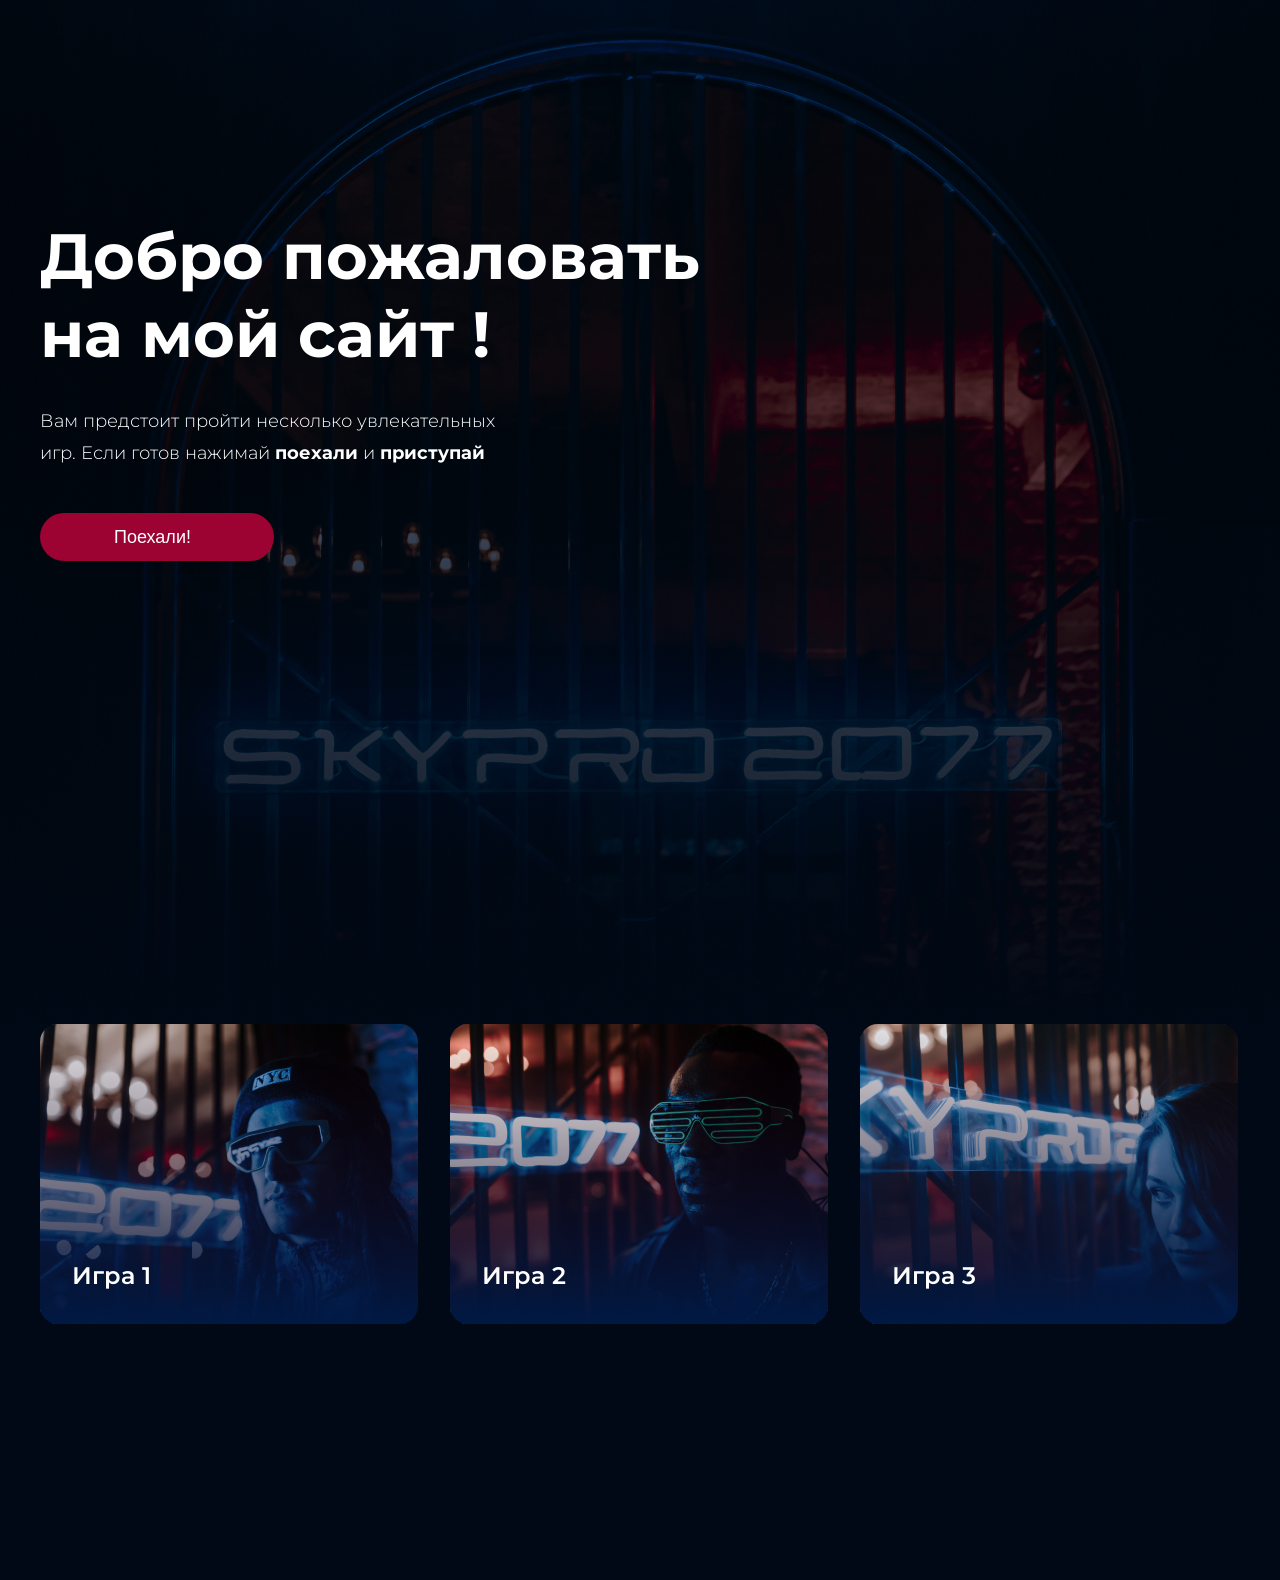
<file: index.html>
<!DOCTYPE html>
<html lang="ru">

<head>
  <meta charset="UTF-8">
  <meta http-equiv="X-UA-Compatible" content="IE=edge">
  <meta name="viewport" content="width=device-width, initial-scale=1.0">
  <title>2nd_HW_1</title>
  <link rel="stylesheet" href="style.css">
  <link rel="preconnect" href="https://fonts.googleapis.com">
  <link rel="preconnect" href="https://fonts.gstatic.com" crossorigin>
  <link rel="preconnect" href="https://fonts.googleapis.com">
  <link rel="preconnect" href="https://fonts.gstatic.com" crossorigin>
  <link href="https://fonts.googleapis.com/css2?family=Montserrat:wght@300;400;700&display=swap" rel="stylesheet">
</head>

<body>
  <header class="header center">
    <h1 class="header__title">Добро пожаловать <br> на мой сайт !</h1>
    <p class="header__text">Вам предстоит пройти несколько увлекательных <br>игр.
      Если готов нажимай <strong>поехали</strong> и <strong>приступай</strong></p>
    <button class="header__button">Поехали!</button>
  </header>
  <section class="games center">
    <div class="games__block games__block1">
      <a href="#" class="games__title">Игра 1</a>
    </div>
    <div class="games__block games__block2">
      <a href="#" class="games__title">Игра 2</a>
    </div>
    <div class="games__block games__block3">
      <a href="#" class="games__title">Игра 3</a>
    </div>

  </section>
  <script src="./hw3.js"></script>
</body>

</html>
</file>
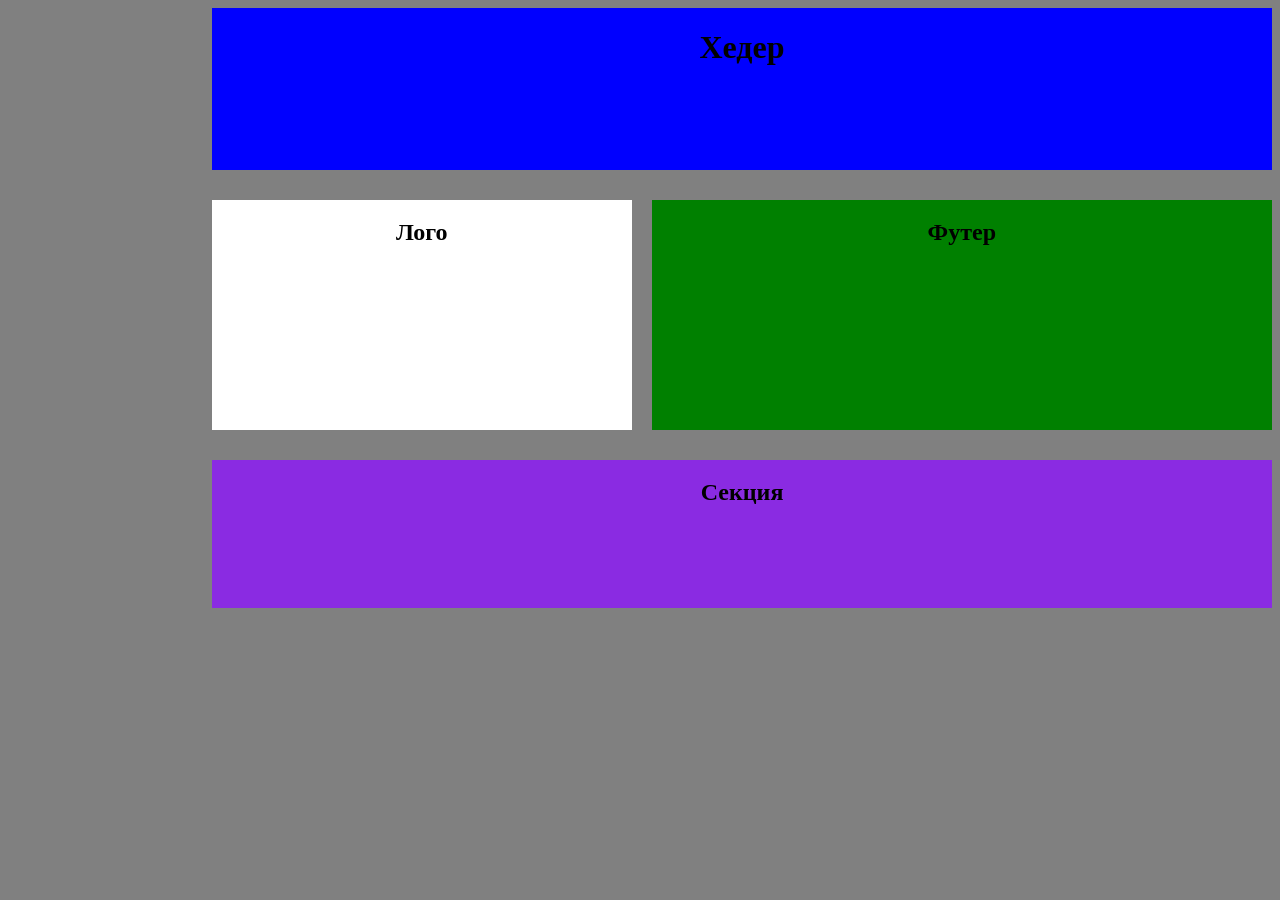
<file: test.html>
<!DOCTYPE html>
<html lang="en">
<head>
  <meta charset="UTF-8">
  <meta http-equiv="X-UA-Compatible" content="IE=edge">
  <meta name="viewport" content="width=device-width, initial-scale=1.0">
  <link rel="stylesheet" href="test.css">
  <title>Document</title>
</head>
<body>
  <header class="header"><h1>Хедер</h1></header>
  <section class="section"><h2>Секция</h2></section>
  <div class="logo"><h2>Лого</h2></div>
  <div class="footer"><h2>Футер  </h2></div> 
  <script src="./hw2.js"></script>
</body>
</html>
</file>
<file: style.css>
* {
  margin: 0;
  padding: 0;
}

body {
  font-family: "Montserrat", sans-serif;
}

a {
  text-decoration: none;
}

.center {
  padding-left: calc(50% - 600px);
  padding-right: calc(50% - 600px);
}

.header {
  background-image: url(./images/header_bg.jpg);
  background-position: center;
  background-size: cover;
  height: 1024px;
  display: flex;
  align-items: flex-start;
  flex-direction: column;
}
.header__title {
  font-style: normal;
  font-weight: 700;
  font-size: 64px;
  line-height: 78px;
  display: flex;
  align-items: center;
  color: #FFFFFF;
  padding-top: 217px;
}
.header__text {
  font-style: normal;
  font-weight: 300;
  font-size: 18px;
  line-height: 32px;
  color: #FFFFFF;
  margin-top: 32px;
  margin-bottom: 44px;
  text-decoration: none;
}
.header__button {
  background: #9C0332;
  border-radius: 30px;
  width: 234px;
  height: 48px;
  font-style: normal;
  font-weight: 400;
  font-size: 18px;
  line-height: 22px;
  display: flex;
  align-items: center;
  color: #FFFFFF;
  padding-left: 74px;
  padding-right: 74px;
  box-sizing: border-box;
  border: none;
  transition: all 500ms ease;
}
.header__button:hover {
  transform: skew(-20deg);
}

.games {
  background-image: url(./images/games_bg.jpg);
  background-position: center;
  background-size: cover;
  height: 556px;
  display: flex;
  gap: 32px;
  flex-wrap: wrap;
}
.games__block {
  border-radius: 18px;
  width: 378px;
  height: 300px;
  display: flex;
  align-items: flex-end;
  transition: all 0.3s;
}
.games__block:hover {
  box-shadow: 0 0 10px #FFFFFF;
  box-shadow: 0 0 10px #FFFFFF;
  transform: scale(1.05);
  transform: scale(1.05);
}
.games__block1 {
  background-image: url(./images/game_1.jpg);
}
.games__block2 {
  background-image: url(./images/game_2.jpg);
}
.games__block3 {
  background-image: url(./images/game_3.jpg);
}
.games__title {
  font-style: normal;
  font-weight: 600;
  font-size: 24px;
  line-height: 32px;
  color: #FFFFFF;
  margin-bottom: 32px;
  margin-left: 32px;
}
.games__title:hover {
  text-decoration: underline;
}

@media (max-width: 426px) {
  .center {
    padding-left: calc(50% - 171px);
    padding-right: calc(50% - 171px);
  }
  .header {
    height: 735px;
  }
  .header__title {
    font-style: normal;
    font-weight: 700;
    font-size: 32px;
    line-height: 39px;
    display: flex;
    align-items: center;
    text-align: center;
    color: #FFFFFF;
    padding-top: 238px;
  }
  .header__text {
    text-align: center;
    font-style: normal;
    font-weight: 300;
    font-size: 14px;
    line-height: 22px;
    text-align: center;
    color: #FFFFFF;
  }
  .header__text br {
    display: none;
  }
  .header__button {
    align-self: center;
  }
  .games {
    height: 1221px;
    align-content: flex-start;
  }
  .games__block1 {
    margin-top: 128px;
  }
}/*# sourceMappingURL=style.css.map */
</file>
<file: test.css>
body{
  background-color: gray;
  display: grid;
  grid-template-areas: ". a a a a a" ". b b c c c" ". b b c c c" ". e e e e e";
  height: 600px; 
  gap: 30px 20px;
  /* justify-items: start; */
  text-align: center;
  /* justify-content: center;
  align-items: center; */
}

.header{
  background-color: blue;
  grid-area: a;
}

.logo{
  background-color: #fff;
  grid-area: b;
}

.section{
  grid-area: e;
  background-color: blueviolet;
}

.footer{
  background-color: green;
  grid-area: c;  
}
</file>
